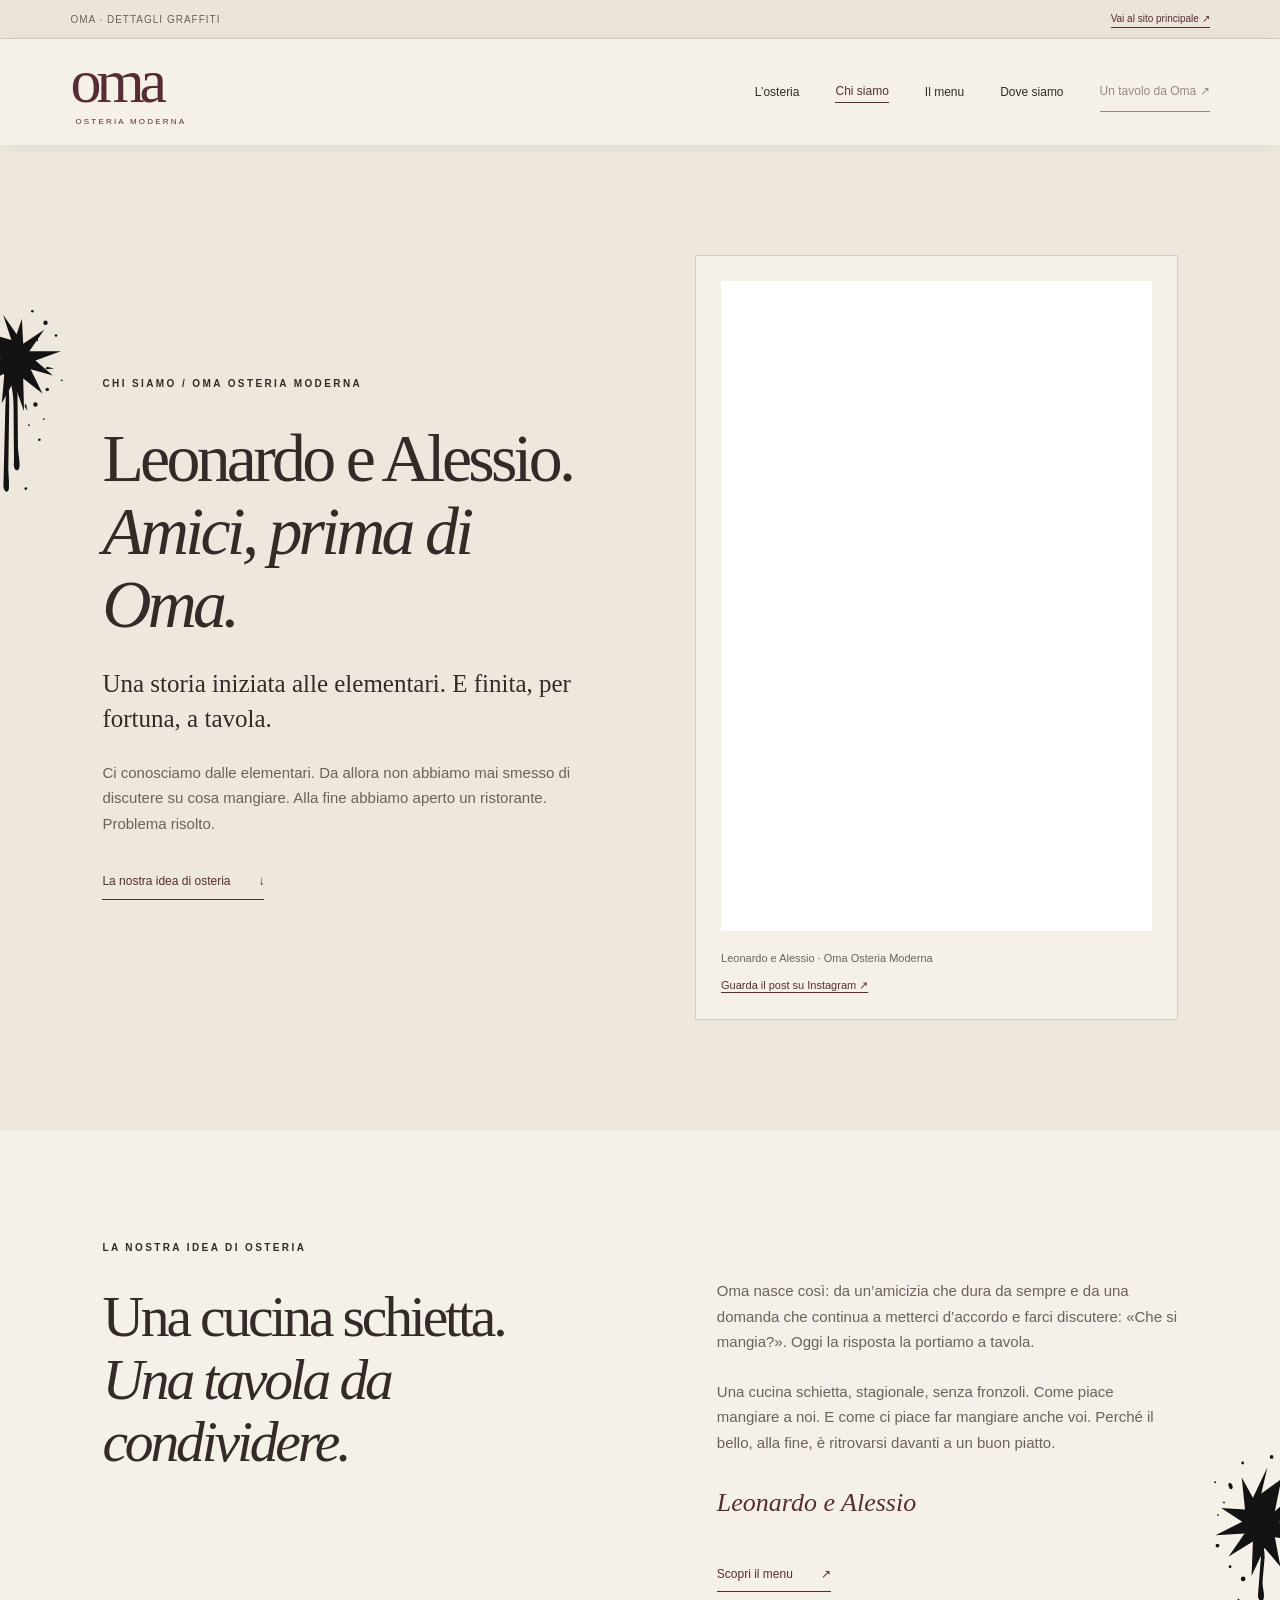
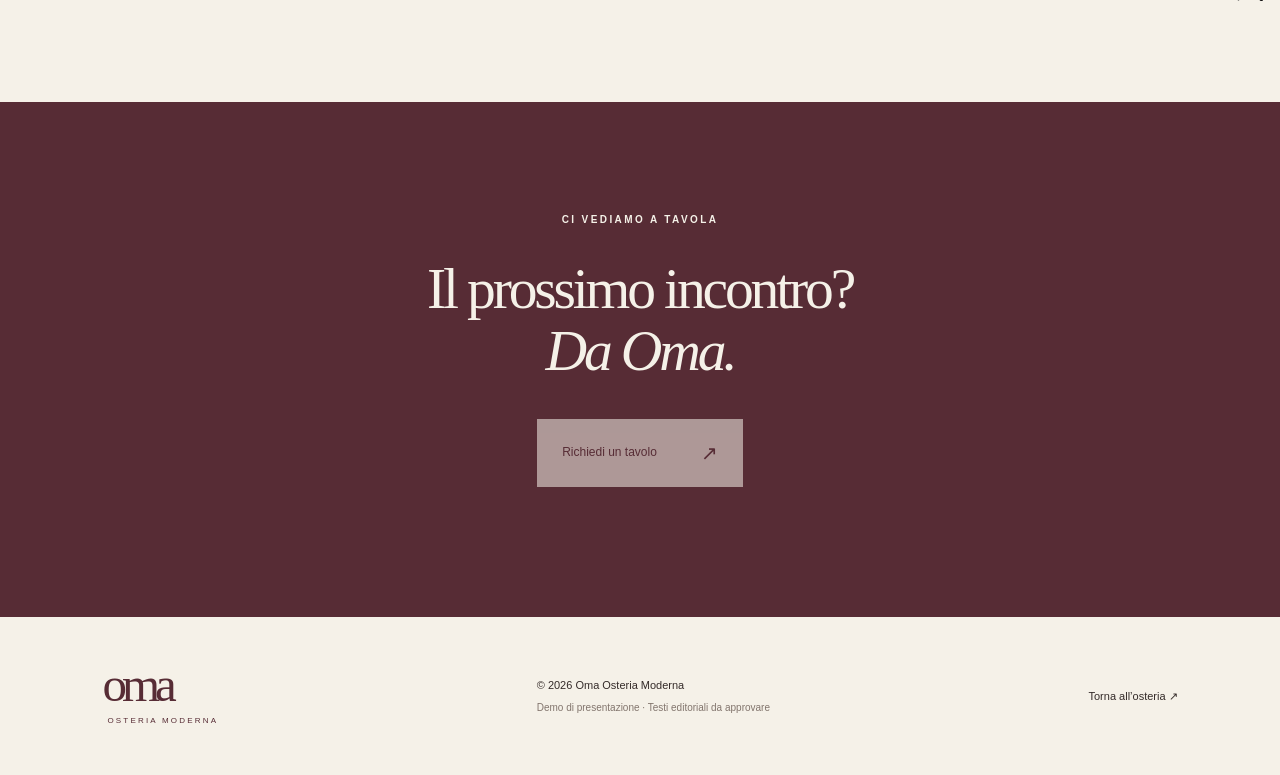
<file: chi-siamo-graffiti.html>
<!doctype html>
<html lang="it">
<head>
<meta charset="utf-8"><meta name="viewport" content="width=device-width, initial-scale=1">
<title>Anteprima graffiti · Leonardo e Alessio — Chi siamo | Oma Osteria Moderna</title>
<meta name="description" content="Leonardo e Alessio, i volti di Oma Osteria Moderna. Scopri il piacere di una tavola accogliente.">
<meta name="theme-color" content="#572c35"><link rel="icon" href="assets/favicon.svg" type="image/svg+xml">
<link rel="stylesheet" href="assets/style.css?v=sticky-header-1"><script src="assets/about.js?v=booking-off-1" defer></script>
<link rel="stylesheet" href="assets/graffiti-preview.css?v=1">
</head>
<body>
<aside class="preview-ribbon" aria-label="Confronto grafico"><span>OMA · DETTAGLI GRAFFITI</span><a href="chi-siamo.html">Vai al sito principale ↗</a></aside>
<a class="skip" href="#contenuto">Vai al contenuto</a>
<header class="header"><a class="brand" href="preview-graffiti.html" aria-label="Oma Osteria Moderna, homepage">oma<span>OSTERIA MODERNA</span></a><button class="nav-toggle" aria-label="Apri menu" aria-expanded="false" aria-controls="navigation"><span></span><span></span></button><nav id="navigation" aria-label="Navigazione principale"><a href="preview-graffiti.html#filosofia">L’osteria</a><a href="chi-siamo-graffiti.html" aria-current="page">Chi siamo</a><a href="preview-graffiti.html#menu">Il menu</a><a href="preview-graffiti.html#contatti">Dove siamo</a><button type="button" class="nav-contact" disabled title="Prenotazioni temporaneamente non attive">Un tavolo da Oma ↗</button></nav></header>
<main id="contenuto">
<section class="about-hero section" aria-labelledby="about-title"><div class="about-intro"><p class="eyebrow">CHI SIAMO / OMA OSTERIA MODERNA</p><h1 id="about-title"><span id="about-title-main">Leonardo e Alessio.</span><br><em id="about-title-emphasis">Amici, prima di Oma.</em></h1><p class="about-lead" id="about-lead">Una storia iniziata alle elementari. E finita, per fortuna, a tavola.</p><p id="about-intro">Ci conosciamo dalle elementari. Da allora non abbiamo mai smesso di discutere su cosa mangiare. Alla fine abbiamo aperto un ristorante. Problema risolto.</p><a class="text-link" href="#la-nostra-idea">La nostra idea di osteria <span>↓</span></a></div><figure class="about-portrait"><img id="about-photo" alt="Leonardo e Alessio di Oma Osteria Moderna" hidden><iframe id="about-instagram" title="Post Instagram di Oma dedicato a Leonardo e Alessio" src="https://www.instagram.com/p/DVnv2LVjXjc/embed/" loading="lazy" referrerpolicy="strict-origin-when-cross-origin"></iframe><figcaption><span>Leonardo e Alessio · Oma Osteria Moderna</span><a id="about-post-link" href="https://www.instagram.com/p/DVnv2LVjXjc/?img_index=2" target="_blank" rel="noopener noreferrer">Guarda il post su Instagram ↗</a></figcaption></figure></section>
<section class="about-story section" id="la-nostra-idea"><div><p class="eyebrow">LA NOSTRA IDEA DI OSTERIA</p><h2>Una cucina schietta.<br><em>Una tavola da condividere.</em></h2></div><div class="about-story-copy"><p id="about-story-main">Oma nasce così: da un’amicizia che dura da sempre e da una domanda che continua a metterci d’accordo e farci discutere: «Che si mangia?». Oggi la risposta la portiamo a tavola.</p><p id="about-story-extra">Una cucina schietta, stagionale, senza fronzoli. Come piace mangiare a noi. E come ci piace far mangiare anche voi. Perché il bello, alla fine, è ritrovarsi davanti a un buon piatto.</p><p class="about-signature" id="about-signature">Leonardo e Alessio</p><a class="text-link" href="preview-graffiti.html#menu">Scopri il menu <span>↗</span></a></div></section>
<section class="about-invite section"><p class="eyebrow">CI VEDIAMO A TAVOLA</p><h2>Il prossimo incontro?<br><em>Da Oma.</em></h2><button type="button" class="button light" disabled title="Prenotazioni temporaneamente non attive">Richiedi un tavolo <span>↗</span></button><p id="about-status" role="status" aria-live="polite"></p></section>
</main>
<footer><a class="brand" href="preview-graffiti.html">oma<span>OSTERIA MODERNA</span></a><div><p>© <span id="year"></span> Oma Osteria Moderna</p><p class="demo-note">Demo di presentazione · Testi editoriali da approvare</p></div><a href="preview-graffiti.html">Torna all’osteria ↗</a></footer>
</body></html>
</file>
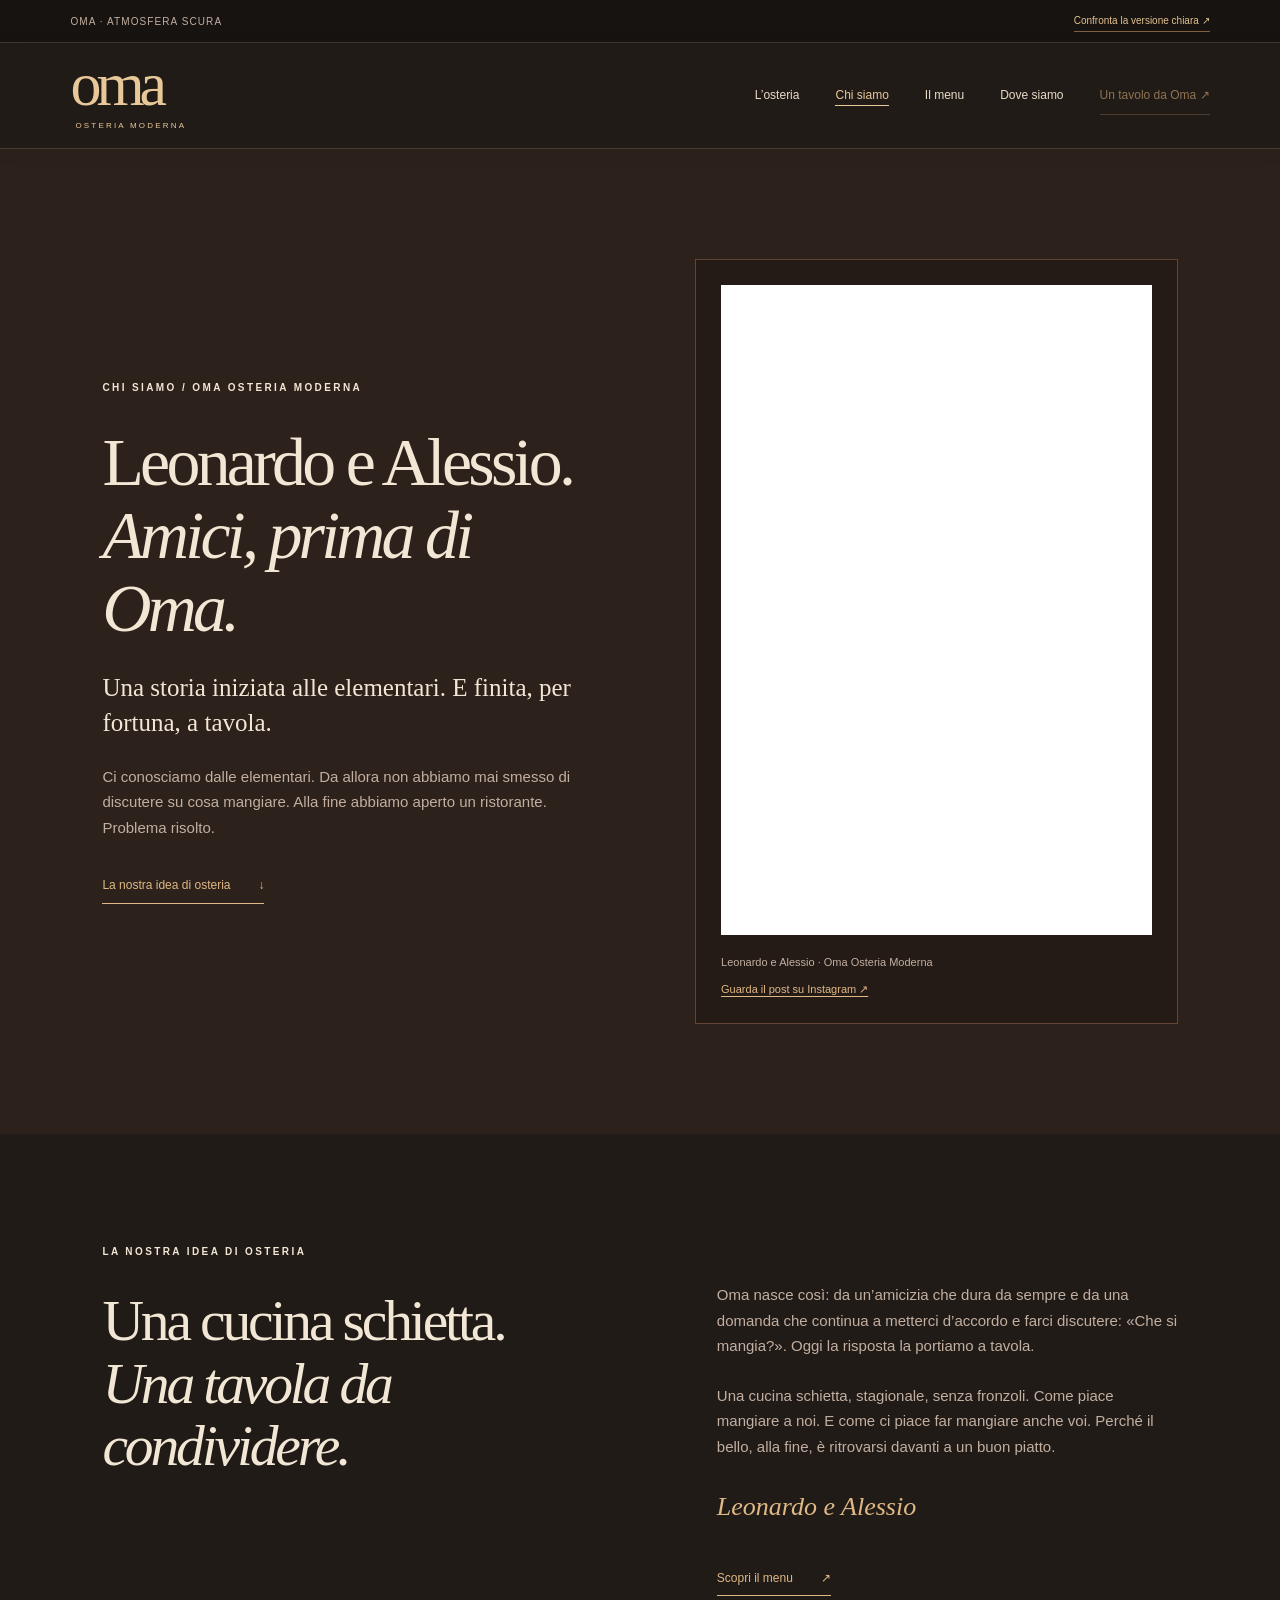
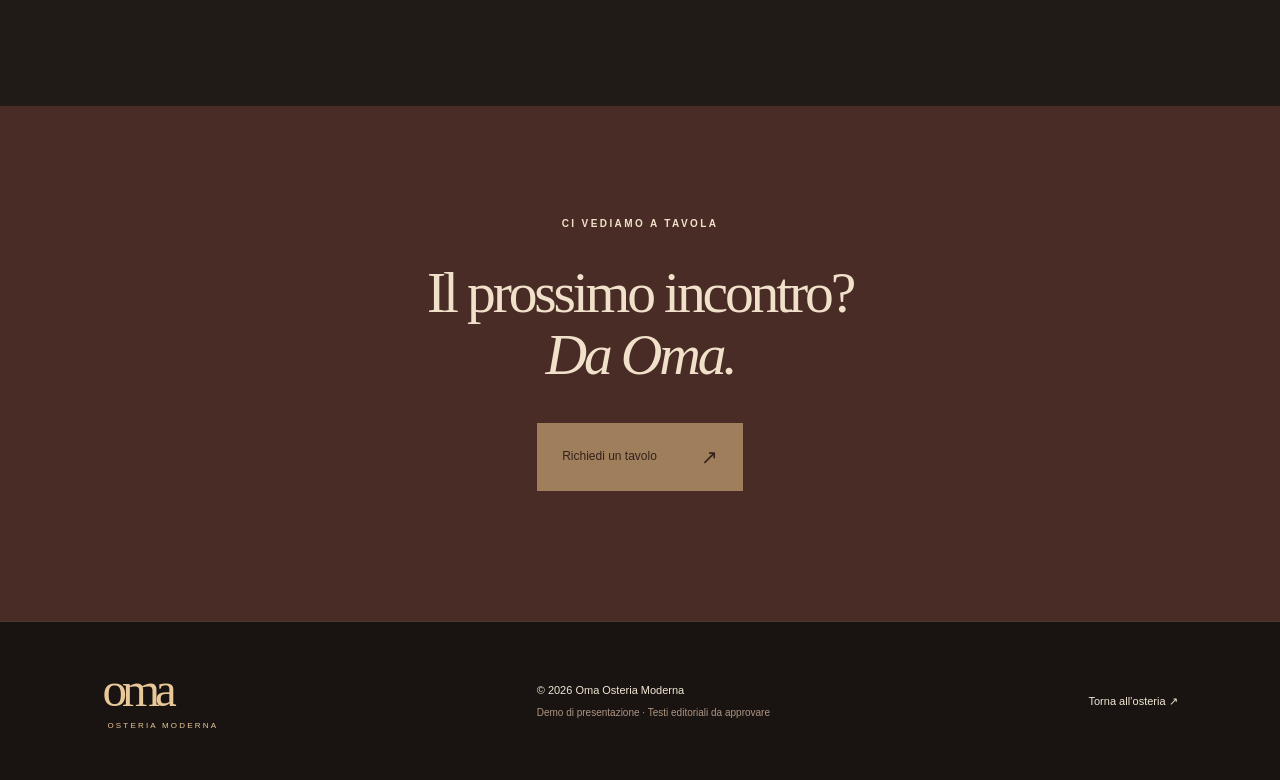
<file: chi-siamo-scura.html>
<!doctype html>
<html lang="it">
<head>
<meta charset="utf-8"><meta name="viewport" content="width=device-width, initial-scale=1">
<title>Anteprima scura · Leonardo e Alessio — Chi siamo | Oma Osteria Moderna</title>
<meta name="description" content="Leonardo e Alessio, i volti di Oma Osteria Moderna. Scopri il piacere di una tavola accogliente.">
<meta name="theme-color" content="#211b18"><link rel="icon" href="assets/favicon.svg" type="image/svg+xml">
<link rel="stylesheet" href="assets/style.css?v=sticky-header-1"><script src="assets/about.js?v=booking-off-1" defer></script>
<link rel="stylesheet" href="assets/dark-preview.css?v=1">
</head>
<body>
<aside class="preview-ribbon" aria-label="Confronto grafico"><span>OMA · ATMOSFERA SCURA</span><a href="chi-siamo.html">Confronta la versione chiara ↗</a></aside>
<a class="skip" href="#contenuto">Vai al contenuto</a>
<header class="header"><a class="brand" href="preview-scura.html" aria-label="Oma Osteria Moderna, homepage">oma<span>OSTERIA MODERNA</span></a><button class="nav-toggle" aria-label="Apri menu" aria-expanded="false" aria-controls="navigation"><span></span><span></span></button><nav id="navigation" aria-label="Navigazione principale"><a href="preview-scura.html#filosofia">L’osteria</a><a href="chi-siamo-scura.html" aria-current="page">Chi siamo</a><a href="preview-scura.html#menu">Il menu</a><a href="preview-scura.html#contatti">Dove siamo</a><button type="button" class="nav-contact" disabled title="Prenotazioni temporaneamente non attive">Un tavolo da Oma ↗</button></nav></header>
<main id="contenuto">
<section class="about-hero section" aria-labelledby="about-title"><div class="about-intro"><p class="eyebrow">CHI SIAMO / OMA OSTERIA MODERNA</p><h1 id="about-title"><span id="about-title-main">Leonardo e Alessio.</span><br><em id="about-title-emphasis">Amici, prima di Oma.</em></h1><p class="about-lead" id="about-lead">Una storia iniziata alle elementari. E finita, per fortuna, a tavola.</p><p id="about-intro">Ci conosciamo dalle elementari. Da allora non abbiamo mai smesso di discutere su cosa mangiare. Alla fine abbiamo aperto un ristorante. Problema risolto.</p><a class="text-link" href="#la-nostra-idea">La nostra idea di osteria <span>↓</span></a></div><figure class="about-portrait"><img id="about-photo" alt="Leonardo e Alessio di Oma Osteria Moderna" hidden><iframe id="about-instagram" title="Post Instagram di Oma dedicato a Leonardo e Alessio" src="https://www.instagram.com/p/DVnv2LVjXjc/embed/" loading="lazy" referrerpolicy="strict-origin-when-cross-origin"></iframe><figcaption><span>Leonardo e Alessio · Oma Osteria Moderna</span><a id="about-post-link" href="https://www.instagram.com/p/DVnv2LVjXjc/?img_index=2" target="_blank" rel="noopener noreferrer">Guarda il post su Instagram ↗</a></figcaption></figure></section>
<section class="about-story section" id="la-nostra-idea"><div><p class="eyebrow">LA NOSTRA IDEA DI OSTERIA</p><h2>Una cucina schietta.<br><em>Una tavola da condividere.</em></h2></div><div class="about-story-copy"><p id="about-story-main">Oma nasce così: da un’amicizia che dura da sempre e da una domanda che continua a metterci d’accordo e farci discutere: «Che si mangia?». Oggi la risposta la portiamo a tavola.</p><p id="about-story-extra">Una cucina schietta, stagionale, senza fronzoli. Come piace mangiare a noi. E come ci piace far mangiare anche voi. Perché il bello, alla fine, è ritrovarsi davanti a un buon piatto.</p><p class="about-signature" id="about-signature">Leonardo e Alessio</p><a class="text-link" href="preview-scura.html#menu">Scopri il menu <span>↗</span></a></div></section>
<section class="about-invite section"><p class="eyebrow">CI VEDIAMO A TAVOLA</p><h2>Il prossimo incontro?<br><em>Da Oma.</em></h2><button type="button" class="button light" disabled title="Prenotazioni temporaneamente non attive">Richiedi un tavolo <span>↗</span></button><p id="about-status" role="status" aria-live="polite"></p></section>
</main>
<footer><a class="brand" href="preview-scura.html">oma<span>OSTERIA MODERNA</span></a><div><p>© <span id="year"></span> Oma Osteria Moderna</p><p class="demo-note">Demo di presentazione · Testi editoriali da approvare</p></div><a href="preview-scura.html">Torna all’osteria ↗</a></footer>
</body></html>
</file>
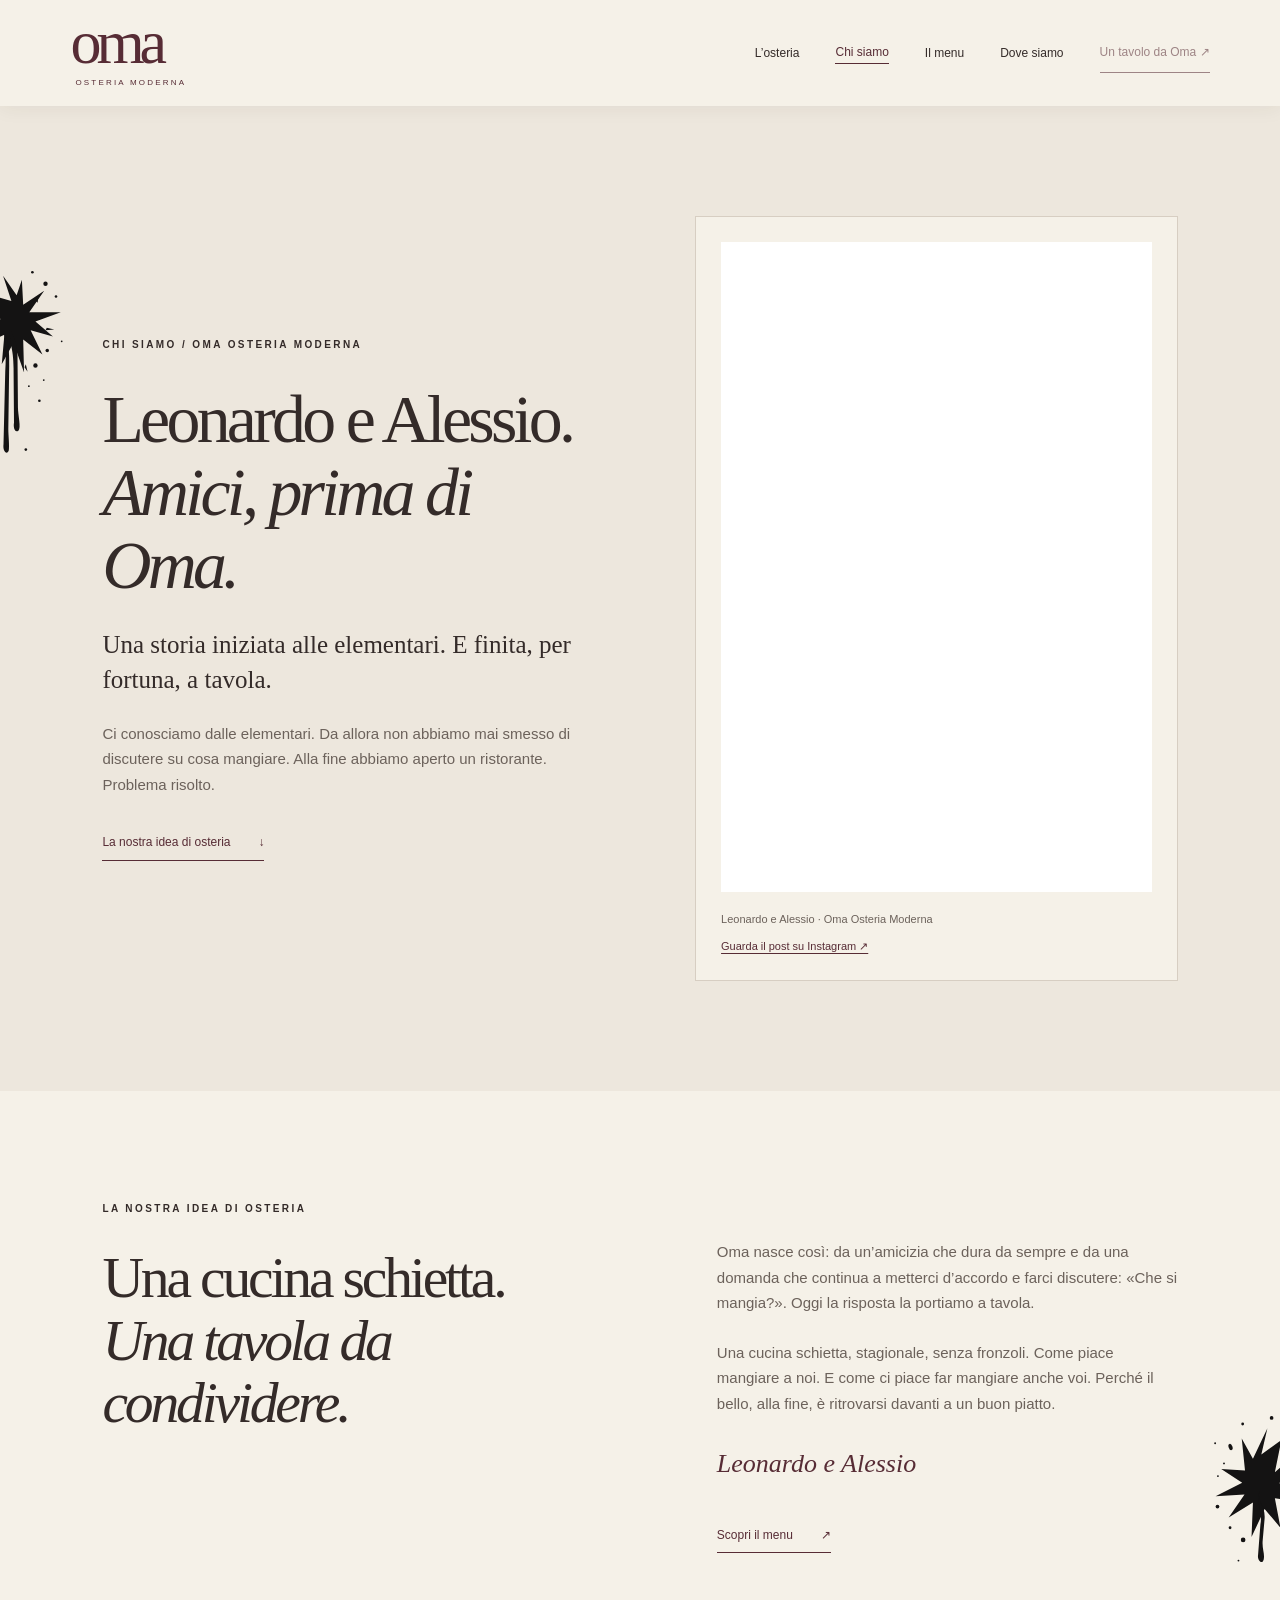
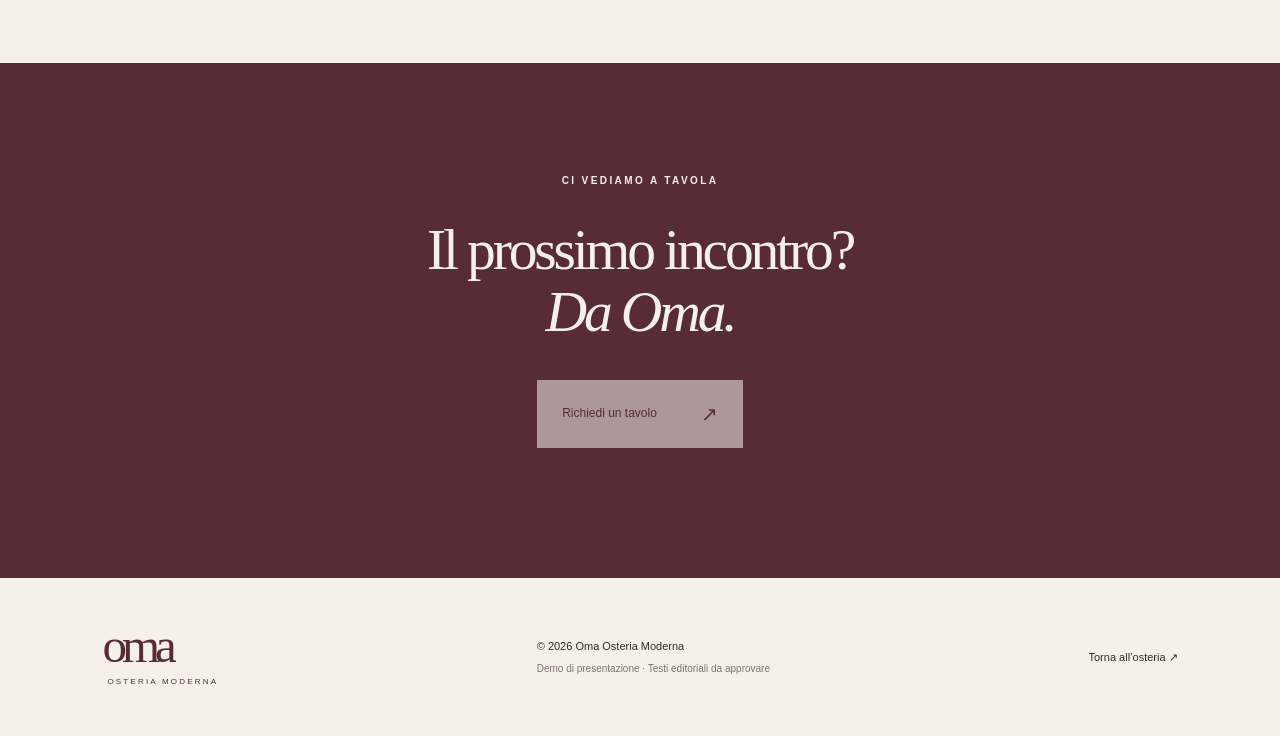
<file: chi-siamo.html>
<!doctype html>
<html lang="it">
<head>
<meta charset="utf-8"><meta name="viewport" content="width=device-width, initial-scale=1">
<title>Leonardo e Alessio — Chi siamo | Oma Osteria Moderna</title>
<meta name="description" content="Leonardo e Alessio, i volti di Oma Osteria Moderna. Scopri il piacere di una tavola accogliente.">
<meta name="theme-color" content="#572c35"><link rel="icon" href="assets/favicon.svg" type="image/svg+xml">
<link rel="stylesheet" href="assets/style.css?v=sticky-header-1"><script src="assets/about.js?v=booking-off-1" defer></script>
<link rel="stylesheet" href="assets/graffiti.css?v=live-1">
</head>
<body>
<a class="skip" href="#contenuto">Vai al contenuto</a>
<header class="header"><a class="brand" href="index.html" aria-label="Oma Osteria Moderna, homepage">oma<span>OSTERIA MODERNA</span></a><button class="nav-toggle" aria-label="Apri menu" aria-expanded="false" aria-controls="navigation"><span></span><span></span></button><nav id="navigation" aria-label="Navigazione principale"><a href="index.html#filosofia">L’osteria</a><a href="chi-siamo.html" aria-current="page">Chi siamo</a><a href="menu.html">Il menu</a><a href="index.html#contatti">Dove siamo</a><button type="button" class="nav-contact" disabled title="Prenotazioni temporaneamente non attive">Un tavolo da Oma ↗</button></nav></header>
<main id="contenuto">
<section class="about-hero section" aria-labelledby="about-title"><div class="about-intro"><p class="eyebrow">CHI SIAMO / OMA OSTERIA MODERNA</p><h1 id="about-title"><span id="about-title-main">Leonardo e Alessio.</span><br><em id="about-title-emphasis">Amici, prima di Oma.</em></h1><p class="about-lead" id="about-lead">Una storia iniziata alle elementari. E finita, per fortuna, a tavola.</p><p id="about-intro">Ci conosciamo dalle elementari. Da allora non abbiamo mai smesso di discutere su cosa mangiare. Alla fine abbiamo aperto un ristorante. Problema risolto.</p><a class="text-link" href="#la-nostra-idea">La nostra idea di osteria <span>↓</span></a></div><figure class="about-portrait"><img id="about-photo" alt="Leonardo e Alessio di Oma Osteria Moderna" hidden><iframe id="about-instagram" title="Post Instagram di Oma dedicato a Leonardo e Alessio" src="https://www.instagram.com/p/DVnv2LVjXjc/embed/" loading="lazy" referrerpolicy="strict-origin-when-cross-origin"></iframe><figcaption><span>Leonardo e Alessio · Oma Osteria Moderna</span><a id="about-post-link" href="https://www.instagram.com/p/DVnv2LVjXjc/?img_index=2" target="_blank" rel="noopener noreferrer">Guarda il post su Instagram ↗</a></figcaption></figure></section>
<section class="about-story section" id="la-nostra-idea"><div><p class="eyebrow">LA NOSTRA IDEA DI OSTERIA</p><h2>Una cucina schietta.<br><em>Una tavola da condividere.</em></h2></div><div class="about-story-copy"><p id="about-story-main">Oma nasce così: da un’amicizia che dura da sempre e da una domanda che continua a metterci d’accordo e farci discutere: «Che si mangia?». Oggi la risposta la portiamo a tavola.</p><p id="about-story-extra">Una cucina schietta, stagionale, senza fronzoli. Come piace mangiare a noi. E come ci piace far mangiare anche voi. Perché il bello, alla fine, è ritrovarsi davanti a un buon piatto.</p><p class="about-signature" id="about-signature">Leonardo e Alessio</p><a class="text-link" href="menu.html">Scopri il menu <span>↗</span></a></div></section>
<section class="about-invite section"><p class="eyebrow">CI VEDIAMO A TAVOLA</p><h2>Il prossimo incontro?<br><em>Da Oma.</em></h2><button type="button" class="button light" disabled title="Prenotazioni temporaneamente non attive">Richiedi un tavolo <span>↗</span></button><p id="about-status" role="status" aria-live="polite"></p></section>
</main>
<footer><a class="brand" href="index.html">oma<span>OSTERIA MODERNA</span></a><div><p>© <span id="year"></span> Oma Osteria Moderna</p><p class="demo-note">Demo di presentazione · Testi editoriali da approvare</p></div><a href="index.html">Torna all’osteria ↗</a></footer>
</body></html>
</file>
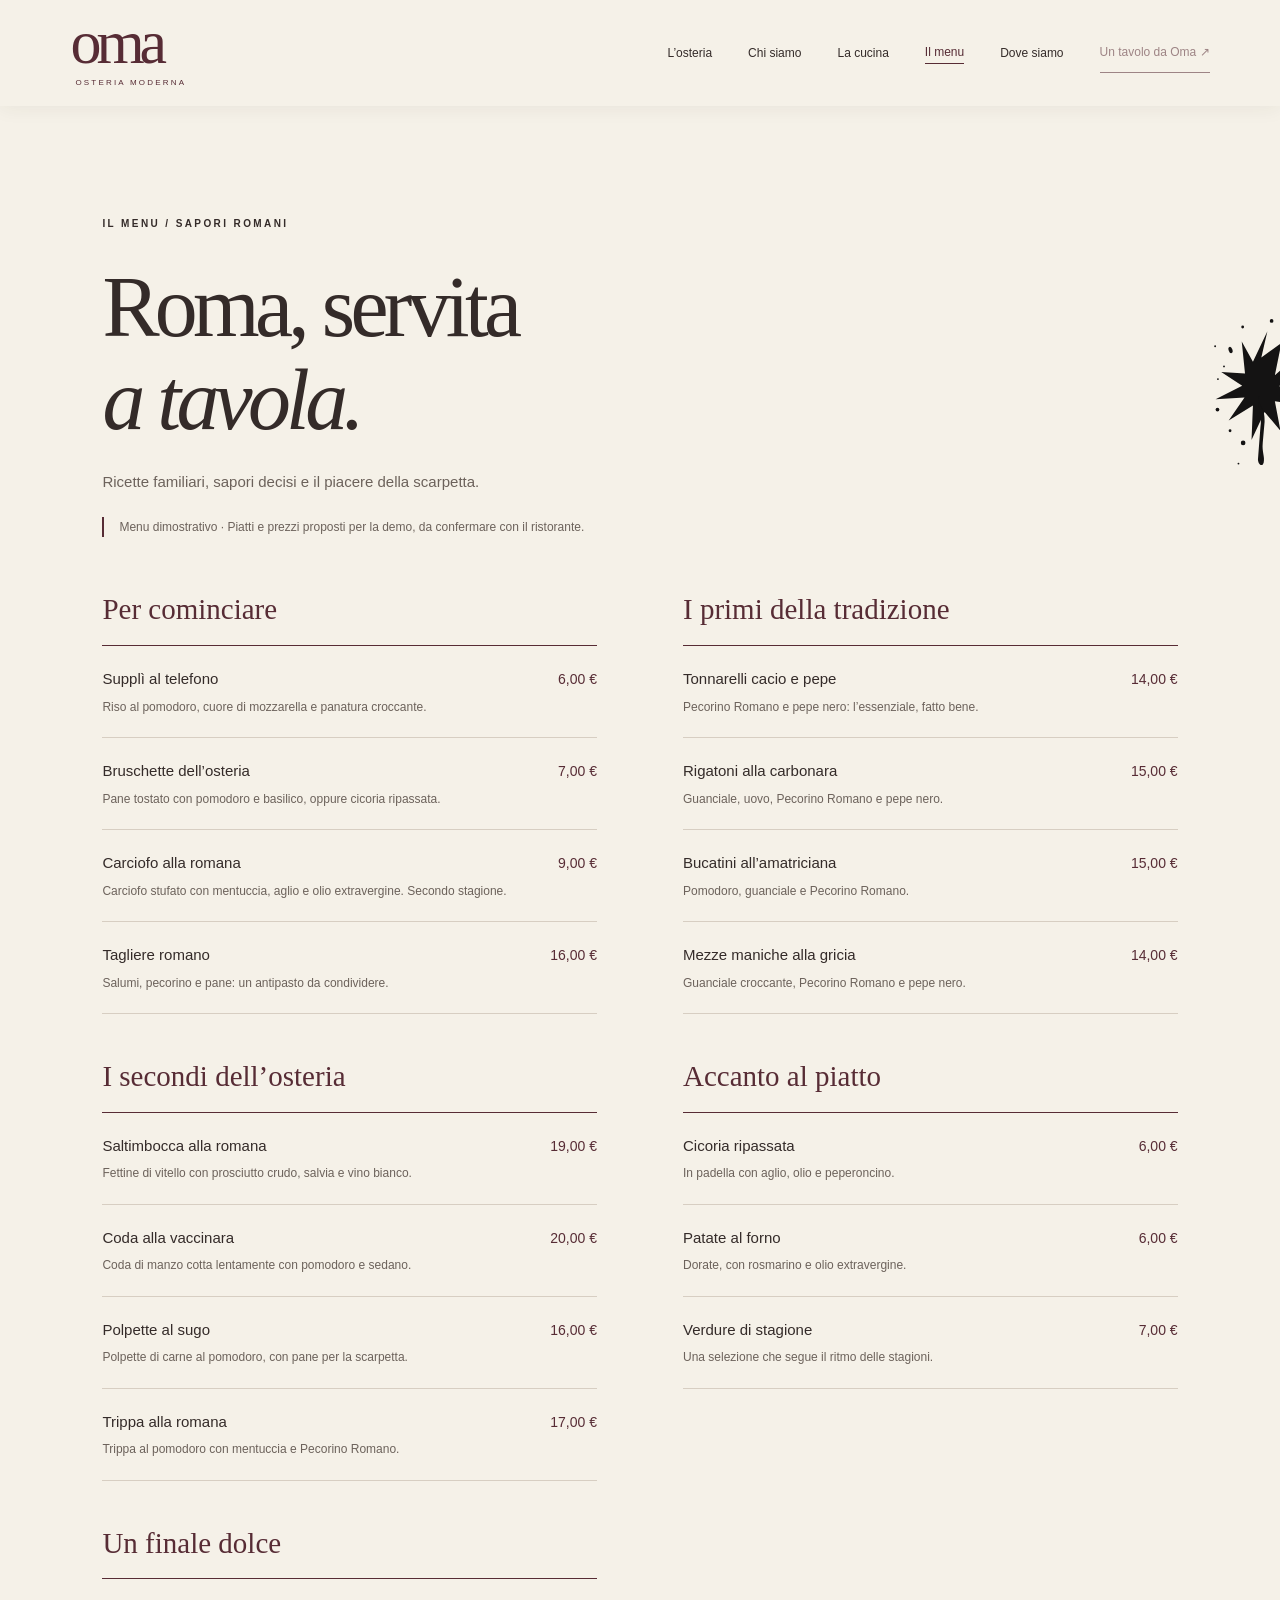
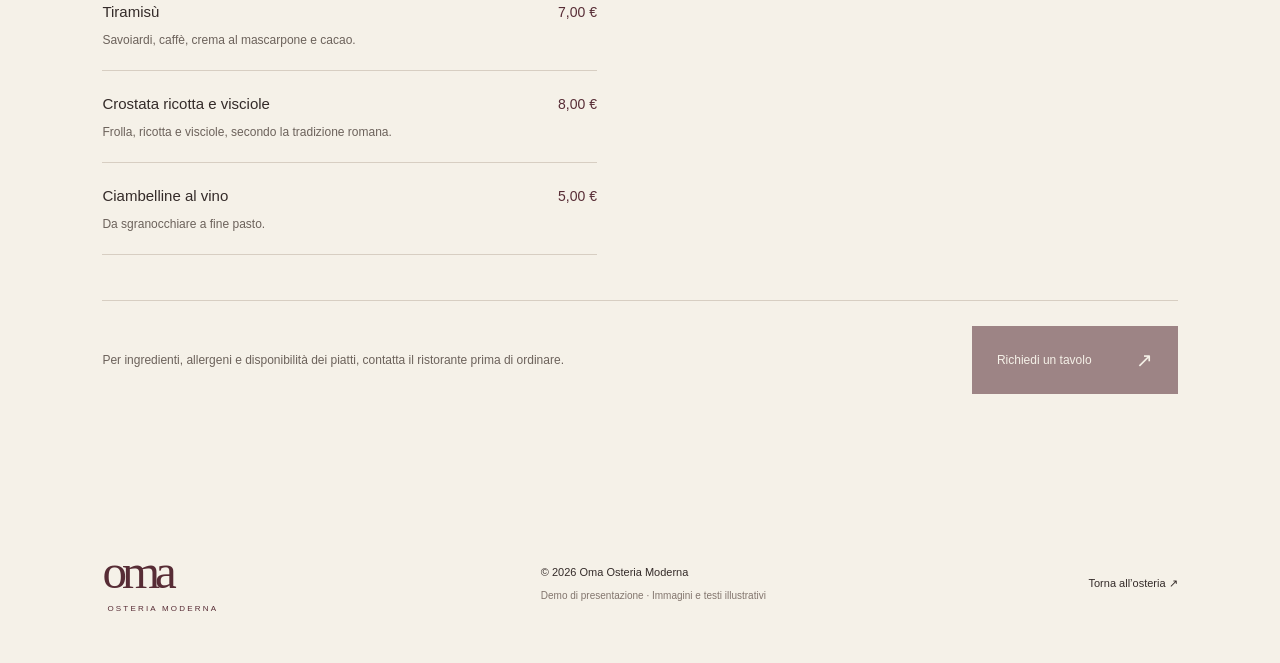
<file: menu.html>
<!doctype html><html lang="it"><head><meta charset="utf-8"><meta name="viewport" content="width=device-width, initial-scale=1"><title>Il menu — Oma Osteria Moderna</title><meta name="description" content="Il menu di Oma Osteria Moderna: antipasti, primi della tradizione romana, secondi, contorni e dolci."><meta name="theme-color" content="#572c35"><link rel="icon" href="assets/favicon.svg" type="image/svg+xml"><link rel="stylesheet" href="assets/style.css?v=sticky-header-1"><link rel="stylesheet" href="assets/graffiti.css?v=live-1"><script src="assets/main.js?v=menu-page-1" defer></script></head><body><a class="skip" href="#contenuto">Vai al contenuto</a><header class="header">
  <a href="index.html" class="brand" aria-label="Oma Osteria Moderna, homepage">oma<span>OSTERIA MODERNA</span></a>
  <button class="nav-toggle" aria-label="Apri menu" aria-expanded="false" aria-controls="navigation"><span></span><span></span></button>
  <nav id="navigation" aria-label="Navigazione principale"><a href="index.html#filosofia">L’osteria</a><a href="chi-siamo.html">Chi siamo</a><a href="index.html#cucina">La cucina</a><a href="menu.html" aria-current="page">Il menu</a><a href="index.html#contatti">Dove siamo</a><button type="button" class="nav-contact" disabled title="Prenotazioni temporaneamente non attive">Un tavolo da Oma ↗</button></nav>
</header><main id="contenuto"><section class="roman-menu section" id="menu" aria-labelledby="menu-title"><div class="menu-heading"><p class="eyebrow">IL MENU / SAPORI ROMANI</p><h1 id="menu-title">Roma, servita<br><em>a tavola.</em></h1><p>Ricette familiari, sapori decisi e il piacere della scarpetta.</p><p class="menu-demo" id="menu-note">Menu dimostrativo · Piatti e prezzi proposti per la demo, da confermare con il ristorante.</p></div><p id="menu-status" role="status" hidden></p><div class="menu-grid" id="menu-grid">
<div class="menu-category"><h3>Per cominciare</h3><ul>
<li><div class="dish-heading"><h4>Supplì al telefono</h4><span class="dish-price">€ 6</span></div><p>Riso al pomodoro, cuore di mozzarella e panatura croccante.</p></li>
<li><div class="dish-heading"><h4>Bruschette dell’osteria</h4><span class="dish-price">€ 7</span></div><p>Pane tostato con pomodoro e basilico, oppure cicoria ripassata.</p></li>
<li><div class="dish-heading"><h4>Carciofo alla romana</h4><span class="dish-price">€ 9</span></div><p>Carciofo stufato con mentuccia, aglio e olio extravergine. Secondo stagione.</p></li>
<li><div class="dish-heading"><h4>Tagliere romano</h4><span class="dish-price">€ 16</span></div><p>Salumi, pecorino e pane: un antipasto da condividere.</p></li>
</ul></div>
<div class="menu-category"><h3>I primi della tradizione</h3><ul>
<li><div class="dish-heading"><h4>Tonnarelli cacio e pepe</h4><span class="dish-price">€ 14</span></div><p>Pecorino Romano e pepe nero: l’essenziale, fatto bene.</p></li>
<li><div class="dish-heading"><h4>Rigatoni alla carbonara</h4><span class="dish-price">€ 15</span></div><p>Guanciale, uovo, Pecorino Romano e pepe nero.</p></li>
<li><div class="dish-heading"><h4>Bucatini all’amatriciana</h4><span class="dish-price">€ 15</span></div><p>Pomodoro, guanciale e Pecorino Romano.</p></li>
<li><div class="dish-heading"><h4>Mezze maniche alla gricia</h4><span class="dish-price">€ 14</span></div><p>Guanciale croccante, Pecorino Romano e pepe nero.</p></li>
</ul></div>
<div class="menu-category"><h3>I secondi dell’osteria</h3><ul>
<li><div class="dish-heading"><h4>Saltimbocca alla romana</h4><span class="dish-price">€ 19</span></div><p>Fettine di vitello con prosciutto crudo, salvia e vino bianco.</p></li>
<li><div class="dish-heading"><h4>Coda alla vaccinara</h4><span class="dish-price">€ 20</span></div><p>Coda di manzo cotta lentamente con pomodoro e sedano.</p></li>
<li><div class="dish-heading"><h4>Polpette al sugo</h4><span class="dish-price">€ 16</span></div><p>Polpette di carne al pomodoro, con pane per la scarpetta.</p></li>
<li><div class="dish-heading"><h4>Trippa alla romana</h4><span class="dish-price">€ 17</span></div><p>Trippa al pomodoro con mentuccia e Pecorino Romano.</p></li>
</ul></div>
<div class="menu-category"><h3>Accanto al piatto</h3><ul>
<li><div class="dish-heading"><h4>Cicoria ripassata</h4><span class="dish-price">€ 6</span></div><p>In padella con aglio, olio e peperoncino.</p></li>
<li><div class="dish-heading"><h4>Patate al forno</h4><span class="dish-price">€ 6</span></div><p>Dorate, con rosmarino e olio extravergine.</p></li>
<li><div class="dish-heading"><h4>Verdure di stagione</h4><span class="dish-price">€ 7</span></div><p>Una selezione che segue il ritmo delle stagioni.</p></li>
</ul></div>
<div class="menu-category"><h3>Un finale dolce</h3><ul>
<li><div class="dish-heading"><h4>Tiramisù</h4><span class="dish-price">€ 7</span></div><p>Savoiardi, caffè, crema al mascarpone e cacao.</p></li>
<li><div class="dish-heading"><h4>Crostata ricotta e visciole</h4><span class="dish-price">€ 8</span></div><p>Frolla, ricotta e visciole, secondo la tradizione romana.</p></li>
<li><div class="dish-heading"><h4>Ciambelline al vino</h4><span class="dish-price">€ 5</span></div><p>Da sgranocchiare a fine pasto.</p></li>
</ul></div>
</div><div class="menu-bottom"><p>Per ingredienti, allergeni e disponibilità dei piatti, contatta il ristorante prima di ordinare.</p><button type="button" class="button dark" disabled title="Prenotazioni temporaneamente non attive">Richiedi un tavolo <span>↗</span></button></div></section></main><footer><a class="brand" href="index.html">oma<span>OSTERIA MODERNA</span></a><div><p>© <span id="year"></span> Oma Osteria Moderna</p><p class="demo-note">Demo di presentazione · Immagini e testi illustrativi</p></div><a href="index.html">Torna all’osteria ↗</a></footer></body></html>
</file>
<file: assets/style.css>
:root{--paper:#f5f1e8;--ink:#342b29;--wine:#572c35;--line:#d7cec2}*{box-sizing:border-box}html{scroll-behavior:smooth;scroll-padding-top:110px}body{margin:0;background:var(--paper);color:var(--ink);font:15px/1.7 Arial,Helvetica,sans-serif}a{color:inherit;text-decoration:none}button{font:inherit}img{display:block;width:100%;height:100%;object-fit:cover}h1,h2,h3,p,figure{margin:0}h1,h2,.quote{font-family:Georgia,'Times New Roman',serif;font-weight:400;letter-spacing:-.055em;line-height:1.08}h1{font-size:clamp(52px,6.7vw,108px)}h2{font-size:clamp(40px,4.5vw,70px)}em{font-weight:400}a:focus-visible,button:focus-visible{outline:3px solid #ba855c;outline-offset:6px}[hidden]{display:none!important}.skip{position:fixed;top:-100px;left:20px;padding:12px;background:white;z-index:20}.skip:focus{top:10px}.header{height:106px;display:flex;justify-content:space-between;align-items:center;padding:0 5.5%;background:var(--paper);position:relative;z-index:5}.brand{font-family:Georgia,serif;font-size:62px;line-height:.75;letter-spacing:-5px;color:var(--wine)}.brand span{display:block;font:8px/1 Arial,sans-serif;letter-spacing:2.2px;margin-top:14px;margin-left:5px}.header nav{display:flex;align-items:center;gap:36px;font-size:12px}.nav-contact{border-bottom:1px solid var(--wine);padding:9px 0;color:var(--wine)}.nav-toggle{display:none}.hero{height:calc(100svh - 106px);min-height:600px;max-height:980px;position:relative;color:var(--paper);background:#47372c}.hero-photo,.hero-shade{position:absolute;inset:0}.hero-shade{background:linear-gradient(90deg,rgba(20,16,13,.66),rgba(20,16,13,.15)),linear-gradient(0deg,rgba(20,16,13,.45),transparent 30%)}.hero-content{position:relative;padding:95px 8% 100px}.eyebrow{font-size:10px;font-weight:600;letter-spacing:2.4px;line-height:1.6;margin-bottom:30px}.hero-content>p:not(.eyebrow){margin:25px 0 30px;line-height:1.7;font-size:16px}.button{display:inline-flex;align-items:center;justify-content:space-between;gap:44px;font-size:12px;padding:17px 25px;transition:background .2s,color .2s}.button.light{background:var(--paper);color:var(--wine)}.button.light:hover{background:#e3d6c4}.button.dark{background:var(--wine);color:var(--paper)}.button.dark:hover{background:#713d49}.button span{font-size:20px}.hero-bottom{position:absolute;left:8%;right:8%;bottom:30px;display:flex;justify-content:space-between;align-items:center;font-size:10px;letter-spacing:1.5px}.hero-bottom a{font-size:12px;letter-spacing:0}.hero-bottom a span{margin-left:32px}.section{padding:110px 8%}.intro{display:grid;grid-template-columns:1.1fr 1fr;gap:12%}.intro-copy{padding-top:44px;max-width:480px}.intro-copy p{margin-bottom:20px;color:#6c625b}.intro-copy .lead{font-family:Georgia,serif;font-size:25px;line-height:1.35;color:var(--ink)}.text-link{display:inline-flex;gap:28px;border-bottom:1px solid currentColor;padding:10px 0 7px;font-size:12px;color:var(--wine);margin-top:8px}.food-section{display:grid;grid-template-columns:1fr 1fr;background:#e9e2d6}.food-photo{position:relative;min-height:730px}.photo-note{position:absolute;bottom:25px;left:30px;color:white;font-size:9px;letter-spacing:1.5px;text-shadow:0 1px 6px black}.food-copy{padding:80px 15%}.food-copy>p:not(.eyebrow){margin:28px 0 32px;color:#6c625b;max-width:420px}.food-detail{display:flex;gap:25px;border-top:1px solid #cfc4b6;padding:19px 0}.food-detail>span{font-size:10px;color:#8b796c;padding-top:5px}.food-detail h3{font:20px Georgia,serif;margin-bottom:5px}.food-detail p{font-size:12px;color:#6c625b}.statement{background:var(--wine);color:var(--paper);text-align:center;padding:90px 20px}.statement .eyebrow{color:#d1b7ad}.quote{font-size:clamp(38px,5vw,74px)}.ornament{display:block;font-size:45px;margin-top:35px;color:#d1b7ad}.gallery{display:grid;grid-template-columns:.95fr 1.25fr 1fr;align-items:start;gap:36px}.gallery-heading{padding-top:50px}.gallery-heading h2{font-size:clamp(35px,3.5vw,55px)}.gallery-heading>p:last-child{margin-top:25px;font-size:13px;color:#6c625b}.gallery-tall img{height:500px}.gallery-small{margin-top:160px}.gallery-small img{height:320px}.gallery figcaption{font-size:10px;color:#766c62;margin-top:13px}.contact{background:#ebe4d9;display:grid;grid-template-columns:1.5fr 1fr;gap:15%}.contact>div>p:not(.eyebrow){margin:28px 0;color:#6c625b}.contact-status{font-size:12px!important;max-width:410px}.contact-details{padding-top:40px}.contact-details>div{padding:20px 0;border-bottom:1px solid #cfc4b6}.contact-details h3{font-size:10px;text-transform:uppercase;letter-spacing:1.8px;margin-bottom:10px}.contact-details p{color:#6c625b;font-size:13px;white-space:pre-line}footer{padding:50px 8%;display:flex;justify-content:space-between;align-items:center;gap:25px}footer .brand{font-size:49px}footer p,footer>a:last-child{font-size:11px}.demo-note{font-size:10px;color:#82756d;margin-top:5px}@media(min-width:1500px){.hero-content{padding-top:130px}}@media(max-width:1000px){.header nav{gap:22px}.hero-content{padding-top:100px}.intro{gap:7%}.food-copy{padding:65px 10%}.gallery{gap:22px}.gallery-tall img{height:410px}.gallery-small img{height:270px}.contact{gap:8%}}@media(max-width:720px){html{scroll-padding-top:20px}.header{height:86px;padding:0 6%}.brand{font-size:52px}.brand span{font-size:7px;letter-spacing:1.7px}.nav-toggle{display:block;background:none;border:0;padding:14px 5px;width:38px}.nav-toggle span{display:block;height:1px;background:var(--wine);margin:7px 0}.header nav{display:none;position:absolute;top:86px;left:0;right:0;background:var(--paper);padding:25px 6%;box-shadow:0 10px 15px #0001}.header nav.open{display:flex;flex-direction:column;align-items:start;gap:18px}.hero{height:calc(100svh - 86px);min-height:570px;max-height:800px}.hero-photo{object-position:60%}.hero-shade{background:linear-gradient(90deg,#14100dc4,#14100d35)}.hero-content{padding:100px 7% 90px}.hero h1{font-size:clamp(49px,9.3vw,70px)}.hero-bottom{left:7%;right:7%;bottom:24px}.hero-bottom>span{font-size:8px;letter-spacing:.7px;max-width:150px}.hero-bottom a span{margin-left:12px}.section{padding:65px 7%}.intro{grid-template-columns:1fr;gap:0}.intro-copy{padding-top:30px}.eyebrow{margin-bottom:22px}.food-section{grid-template-columns:1fr}.food-photo{min-height:0;height:420px}.food-copy{padding:55px 7%}.food-copy>p:not(.eyebrow){max-width:none}.statement{padding:65px 7%}.statement .eyebrow{font-size:8px}.gallery{grid-template-columns:1fr 1fr;gap:22px}.gallery-heading{grid-column:1/-1;padding:0 0 15px}.gallery-heading h2{font-size:45px}.gallery-tall img{height:310px}.gallery-small{margin-top:55px}.gallery-small img{height:235px}.contact{grid-template-columns:1fr;gap:0}.contact-details{padding-top:15px}footer{padding:40px 7%;flex-wrap:wrap}footer>div{width:100%;order:3}footer .brand{font-size:48px}}@media(prefers-reduced-motion:reduce){html{scroll-behavior:auto}*{transition:none!important}}

/* Menu dell’osteria */
.roman-menu{background:var(--paper)}.menu-heading{max-width:670px;margin-bottom:55px}.menu-heading>p:not(.eyebrow){margin-top:22px;color:#6c625b}.menu-heading .menu-demo{font-size:12px;border-left:2px solid var(--wine);padding-left:15px}.menu-grid{display:grid;grid-template-columns:1fr 1fr;column-gap:8%;row-gap:45px}.menu-category h3{font:29px/1.2 Georgia,serif;color:var(--wine);padding-bottom:18px;border-bottom:1px solid var(--wine)}.menu-category ul{list-style:none;padding:0;margin:0}.menu-category li{padding:20px 0;border-bottom:1px solid var(--line)}.dish-heading{display:flex;justify-content:space-between;align-items:baseline;gap:18px}.dish-heading h4{margin:0;font-size:15px;font-weight:500}.dish-price{white-space:nowrap;font-size:14px;color:var(--wine)}.menu-category li p{margin-top:6px;font-size:12px;line-height:1.6;color:#6c625b}.menu-bottom{margin-top:45px;padding-top:25px;border-top:1px solid var(--line);display:flex;justify-content:space-between;gap:35px;align-items:center}.menu-bottom p{font-size:12px;color:#6c625b;max-width:470px}.menu-bottom .button{flex-shrink:0}@media(max-width:720px){.menu-heading{margin-bottom:35px}.menu-grid{grid-template-columns:1fr;row-gap:35px}.menu-bottom{align-items:flex-start;flex-direction:column;gap:22px}}
#hero-description{white-space:pre-line}#menu-status{font-size:13px;color:var(--wine);border-left:2px solid currentColor;padding:12px 16px;margin-bottom:28px}

/* Anteprime e contatti: stessa palette e tipografia delle sezioni editoriali. */
.social-previews{background:#ede7dd}
.social-heading{margin-bottom:60px;max-width:850px}
.social-grid{display:grid;grid-template-columns:minmax(0,1fr) minmax(0,1fr);gap:32px;align-items:stretch}
.instagram-card,.reviews-card{display:flex;flex-direction:column;min-width:0;margin:0;padding:clamp(30px,3.5vw,56px);background:var(--paper);border:1px solid var(--line)}
.instagram-card .eyebrow,.reviews-card .eyebrow{margin-bottom:22px;color:var(--wine)}
.instagram-card h3,.reviews-card h3{font:clamp(32px,3.1vw,48px)/1.12 Georgia,serif;letter-spacing:-1.5px;margin-bottom:30px;color:var(--ink)}
.card-intro{font-size:14px;line-height:1.8;color:#6c625b;margin:-10px 0 30px}
#instagram-previews{flex:1;display:flex;flex-direction:column;gap:24px;min-width:0}
.instagram-frame{display:block;flex:1;width:100%;height:720px;min-height:640px;min-width:0;border:1px solid var(--line);background:white}
.embed-help,.reviews-empty{font-size:12px;line-height:1.8;color:#6c625b;margin:22px 0 8px}
.instagram-card>.text-link,.reviews-card>.text-link{display:flex;align-items:center;justify-content:space-between;width:100%;gap:20px;padding:19px 0 12px;margin-top:20px;font-size:12px}
.reviews-card>.text-link{margin-top:auto;padding-top:32px}
#review-previews{margin-bottom:24px}
.review-preview{padding:20px 0;border-bottom:1px solid var(--line)}
.review-preview:first-child{padding-top:0}
.review-stars{color:var(--wine);font-size:17px;letter-spacing:2px;margin-bottom:12px}
.review-preview blockquote{margin:0;font:17px/1.65 Georgia,serif;white-space:pre-line;overflow-wrap:anywhere;color:var(--ink)}
.review-preview figcaption{display:flex;justify-content:space-between;align-items:baseline;gap:16px;margin-top:15px;font-size:11px}
.review-preview figcaption strong{font-weight:500}
.review-preview figcaption span{color:#6c625b}
.review-preview figcaption a{color:var(--wine);text-decoration:underline;text-underline-offset:4px}
.review-excerpt{font-size:9px;text-transform:uppercase;letter-spacing:1.5px;color:#766c62;margin-bottom:12px}
.contact{grid-template-columns:minmax(0,1.25fr) minmax(0,1fr);column-gap:12%;row-gap:65px}
.contact-details{padding-top:28px}
.contact-details>div{padding:26px 0}
.contact-details p{font-size:14px}
.location-card{grid-column:1/-1;min-width:0;border:1px solid var(--line);background:var(--paper);padding:clamp(28px,3.5vw,52px)}
.location-heading{display:flex;justify-content:space-between;align-items:flex-end;gap:32px;margin-bottom:32px}
.location-heading .eyebrow{margin-bottom:18px;color:var(--wine)}
.location-heading h3{font:clamp(34px,3.5vw,54px)/1.12 Georgia,serif;letter-spacing:-1.5px;margin-bottom:16px}
.location-heading #address{font-size:14px;color:#6c625b;white-space:pre-line}
.location-heading .text-link{flex-shrink:0;margin-bottom:3px}
.map-preview{border:1px solid var(--line);background:#e9e2d6}
.map-preview iframe{display:block;width:100%;height:480px;border:0}
@media(max-width:1000px){
 .social-grid{grid-template-columns:1fr;gap:32px}
 .instagram-card,.reviews-card{padding:40px}
 .instagram-frame{height:720px;min-height:640px;flex:none}
 .instagram-card h3,.reviews-card h3{font-size:42px}
 .review-preview blockquote{font-size:17px}
 .contact{column-gap:8%}
 .location-heading{align-items:flex-start;flex-direction:column;gap:12px}
}
@media(max-width:720px){
 .social-heading{margin-bottom:36px}
 .social-grid{gap:24px}
 .instagram-card,.reviews-card,.location-card{padding:25px}
 .instagram-card h3,.reviews-card h3{font-size:34px;letter-spacing:-1px;margin-bottom:25px}
 .instagram-frame{height:620px;min-height:0}
 .review-preview{padding:20px 0}
 .review-preview blockquote{font-size:17px;line-height:1.65}
 .review-preview figcaption{flex-wrap:wrap;gap:10px;font-size:11px}
 .contact{grid-template-columns:minmax(0,1fr);row-gap:35px}
 .contact-details{padding-top:0}
 .location-heading{margin-bottom:25px}
 .location-heading h3{font-size:36px;letter-spacing:-1px}
 .location-heading .text-link{width:100%;justify-content:space-between;font-size:11px}
 .map-preview iframe{height:360px}
}

/* Recensioni compatte, con gli stessi allineamenti del riquadro Instagram. */
.review-full{margin-top:14px;font:12px/1.7 Arial,Helvetica,sans-serif}
.review-full summary{color:var(--wine);cursor:pointer;text-decoration:underline;text-underline-offset:4px;width:fit-content}
.review-full>p{margin-top:14px;font:17px/1.65 Georgia,serif;white-space:pre-line}
/* Altezza condivisa anche quando i riquadri sono impilati su mobile. */
.social-grid{--preview-height:900px}
.social-grid>.instagram-card,.social-grid>.reviews-card{height:var(--preview-height);min-height:0;overflow:hidden}
.instagram-card>.eyebrow,.instagram-card>h3,.instagram-card>.card-intro,.instagram-card>.embed-help,.instagram-card>.text-link,.reviews-card>.eyebrow,.reviews-card>h3,.reviews-card>.text-link{flex-shrink:0}
#instagram-previews{flex:1;min-height:0;overflow-y:auto}
.social-grid .instagram-frame{flex:1 0 0;width:100%;height:100%;min-height:0;margin:0}
#review-previews{flex:1;min-height:0;overflow-y:auto;scrollbar-width:thin;scrollbar-color:var(--line) transparent;padding-right:12px;overscroll-behavior:contain}
.reviews-card>.text-link{margin-top:0;flex-shrink:0}
@media(max-width:720px){.social-grid{--preview-height:940px}}

/* Instagram autonomo; mappa e recensioni affiancate nella sezione contatti. */
.instagram-section-grid{max-width:850px;margin:0 auto}
.instagram-section-grid>.instagram-card{height:900px;min-height:0;overflow:hidden}
.instagram-section-grid .instagram-frame{flex:1 0 0;height:100%;min-height:0;margin:0}
.visit-grid{grid-column:1/-1;display:grid;grid-template-columns:minmax(0,1fr) minmax(0,1fr);gap:32px;align-items:stretch}
.visit-grid>.location-card,.visit-grid>.reviews-card{grid-column:auto;height:820px;min-height:0;min-width:0;overflow:hidden;padding:clamp(28px,3.2vw,46px)}
.visit-grid>.location-card{display:flex;flex-direction:column}
.visit-grid .location-heading{flex-direction:column;align-items:flex-start;gap:12px;flex-shrink:0}
.visit-grid .location-heading h3,.visit-grid .reviews-card h3{font-size:clamp(32px,3vw,44px)}
.visit-grid .map-preview{flex:1;min-height:0}
.visit-grid .map-preview iframe{height:100%;min-height:0}
@media(max-width:1000px){.visit-grid{grid-template-columns:1fr}.visit-grid>.location-card,.visit-grid>.reviews-card{height:760px}}
@media(max-width:720px){.instagram-section-grid>.instagram-card{height:900px}.visit-grid{gap:24px}.visit-grid>.location-card,.visit-grid>.reviews-card{height:760px;padding:25px}}

/* Chi siamo */
.header a[aria-current="page"]{color:var(--wine);border-bottom:1px solid currentColor}
.about-hero{display:grid;grid-template-columns:minmax(0,1.05fr) minmax(0,1fr);gap:8%;align-items:center;background:#ede7dd}
.about-intro h1{font-size:clamp(48px,5.3vw,82px)}
.about-intro>p:not(.eyebrow){max-width:490px;color:#6c625b;margin-top:24px}
.about-intro .about-lead{font:25px/1.4 Georgia,serif;color:var(--ink)!important}
.about-intro .text-link{margin-top:25px}
.about-portrait{min-width:0;background:var(--paper);border:1px solid var(--line);padding:25px}
.about-portrait iframe{display:block;width:100%;height:650px;border:0;background:white}
.about-portrait>img{height:650px;object-fit:cover;object-position:center}
.about-portrait figcaption{display:flex;flex-direction:column;gap:8px;font-size:11px;padding-top:18px;color:#6c625b}
.about-portrait figcaption a{color:var(--wine);text-decoration:underline;text-underline-offset:3px}
.about-story{display:grid;grid-template-columns:minmax(0,1.1fr) minmax(0,1fr);gap:10%}
.about-story-copy{padding-top:38px;color:#6c625b}
.about-story-copy>p{margin-bottom:24px}
.about-invite{background:var(--wine);color:var(--paper);text-align:center}
.about-invite .button{margin-top:36px}
#about-status{font-size:12px;margin-top:20px}
@media(max-width:1000px){.header nav{gap:18px}.about-hero{gap:5%}.about-portrait{padding:18px}.about-portrait iframe,.about-portrait>img{height:600px}}
@media(max-width:720px){.about-hero,.about-story{grid-template-columns:minmax(0,1fr);gap:40px}.about-intro h1{font-size:49px}.about-portrait iframe,.about-portrait>img{height:570px}.about-story-copy{padding-top:0}.about-intro .about-lead{font-size:23px}}

.about-story-copy .about-signature{font:italic 26px/1.4 Georgia,serif;color:var(--wine);margin-top:30px}.about-portrait>img{height:auto;object-fit:contain}

/* Titolo lungo: ritmo e leggibilità su tutte le larghezze. */
.hero-content h1{font-size:clamp(38px,4.6vw,74px);line-height:1.12;max-width:1200px;letter-spacing:-.045em}.hero-content{padding-top:80px}@media(max-width:720px){.hero-content{padding-top:75px}.hero-content h1{font-size:clamp(34px,7.1vw,48px);line-height:1.15}.hero-content>p:not(.eyebrow){font-size:14px;margin:22px 0}}
@font-face{font-family:'Sprite Graffiti';src:url('fonts/sprite-graffiti.woff') format('woff');font-weight:400;font-style:normal;font-display:swap}
.hero-content h1,.hero-content h1 em{font-family:'Sprite Graffiti',Georgia,serif;font-style:normal;font-weight:400;letter-spacing:.01em}

.button:disabled,.nav-contact:disabled{cursor:not-allowed;opacity:.55}.button:disabled{border:0;font-family:inherit}.header nav button.nav-contact{background:transparent;border:0;border-bottom:1px solid var(--wine);font:inherit;padding:9px 0}.button.light:disabled:hover{background:var(--paper)}.button.dark:disabled:hover{background:var(--wine)}

/* Navigazione sempre visibile durante lo scorrimento. */
.header{position:sticky;top:0;z-index:50;box-shadow:0 3px 18px rgba(52,43,41,.06)}.skip{z-index:100}html{scroll-padding-top:122px}@media(max-width:720px){html{scroll-padding-top:102px}.header nav{max-height:calc(100dvh - 86px);overflow-y:auto}}
</file>
<file: assets/graffiti-preview.css>
/* Schizzi ai margini: decorativi e senza interferenze con i contenuti. */
.preview-ribbon{display:flex;align-items:center;justify-content:space-between;gap:20px;padding:10px 5.5%;background:#ebe4d9;color:#6c625b;border-bottom:1px solid var(--line);font-size:10px;letter-spacing:1px}
.preview-ribbon a{color:var(--wine);letter-spacing:0;border-bottom:1px solid currentColor}
.hero{height:calc(100svh - 145px)}
.intro,.roman-menu,.gallery,.contact,.about-hero,.about-story{position:relative;isolation:isolate}
.intro::before,.roman-menu::after,.gallery::before,.contact::after,.about-hero::before,.about-story::after{content:"";position:absolute;pointer-events:none;user-select:none;width:clamp(18px,5.5vw,90px);background-repeat:no-repeat;background-size:100% 100%;z-index:-1}
.intro::before{left:0;top:30px;height:310px;background-image:url('graffiti/splash.svg')}
.roman-menu::after{right:0;top:150px;height:280px;background-image:url('graffiti/spray.svg')}
.gallery::before{left:0;bottom:15px;height:250px;background-image:url('graffiti/splash.svg');transform:scaleY(-1)}
.contact::after{right:0;top:35px;height:330px;background-image:url('graffiti/spray.svg')}
.about-hero::before{left:0;top:100px;height:320px;background-image:url('graffiti/splash.svg')}
.about-story::after{right:0;bottom:35px;height:270px;background-image:url('graffiti/spray.svg')}
@media(max-width:720px){.preview-ribbon{padding:10px 6%;font-size:9px;letter-spacing:.3px}.hero{height:calc(100svh - 124px)}.intro::before,.roman-menu::after,.gallery::before,.contact::after,.about-hero::before,.about-story::after{width:5vw;height:190px}.roman-menu::after{top:160px}.intro::before{top:75px}}
</file>
<file: assets/dark-preview.css>
/* Proposta alternativa: cacao, legno, vino rosso e luce ambrata. */
:root{--paper:#211b18;--ink:#f2e6d4;--wine:#d5ad78;--line:#4a3930;--muted:#c2afa0;--panel:#2c231e}
body{background:var(--paper);color:var(--ink)}
.preview-ribbon{display:flex;justify-content:space-between;align-items:center;gap:20px;padding:10px 5.5%;background:#171310;color:#c2afa0;border-bottom:1px solid #45342b;font-size:10px;letter-spacing:1.1px}
.preview-ribbon a{color:#e4c18e;border-bottom:1px solid #806044;letter-spacing:0;padding:2px 0}
.header{background:#211b18;border-bottom:1px solid #4a3930}
.brand{color:#e8c899}.header nav{color:#eadbc7}.header a[aria-current="page"]{color:#e8c899}
.header nav button.nav-contact{color:#d5ad78;border-color:#70523b}
.hero{color:#f6ead7;background:#241a16;height:calc(100svh - 145px)}
.hero-photo{filter:brightness(.82) saturate(.75);object-position:center}
.hero-shade{background:linear-gradient(90deg,rgba(25,15,11,.88),rgba(36,21,14,.27)),linear-gradient(0deg,#211b18b3,transparent 45%)}
.hero-content .eyebrow{color:#e2bf89}.hero-content>p:not(.eyebrow){color:#eadbc7}
.button.light{background:#d9b582;color:#261b14}.button.light:hover,.button.light:disabled:hover{background:#d9b582}
.button.dark{background:#754332;color:#f6ead7}.button.dark:hover,.button.dark:disabled:hover{background:#89543e}
.button:disabled,.nav-contact:disabled{opacity:.6}
.intro{background:#211b18}.intro-copy p,.intro-copy .lead{color:var(--muted)}.intro-copy .lead{color:var(--ink)}
.food-section{background:#30231d}.food-copy>p:not(.eyebrow),.food-detail p{color:#c8b4a3}.food-detail{border-color:#5b4133}.food-detail>span{color:#b69067}
.food-photo img,.gallery img{filter:saturate(.8) brightness(.9)}
.statement{background:#482c25;color:#f1e1ca;border-top:1px solid #694536;border-bottom:1px solid #694536}
.statement .eyebrow,.ornament{color:#d8ae7c}
.roman-menu{background:#211b18}.menu-heading>p:not(.eyebrow),.menu-category li p,.menu-bottom p{color:var(--muted)}
.menu-heading .menu-demo{border-color:#aa7d53;color:#bda18b}.menu-category h3,.dish-price{color:#e0ba85}
.menu-category h3{border-color:#846044}.menu-category li,.menu-bottom{border-color:#4a3930}
.gallery{background:#211b18}.gallery-heading>p:last-child,.gallery figcaption{color:var(--muted)}
.social-previews{background:#2b211c}.instagram-card,.reviews-card{background:#241b17;border-color:#624535;box-shadow:0 18px 50px #110c0933}
.instagram-card h3,.reviews-card h3,.review-preview blockquote,.review-full>p{color:var(--ink)}
.card-intro,.embed-help,.reviews-empty,.review-excerpt,.review-preview figcaption span{color:var(--muted)}
.review-preview{border-color:#5a3d2e}.instagram-frame{border-color:#624535;background:#f5f1e8}
.review-stars,.review-preview figcaption a,.review-full summary{color:#e2b67c}
.contact{background:#30231d}.contact>div>p:not(.eyebrow),.contact-details p{color:var(--muted)}
.contact-details>div{border-color:#5b4133}.location-card{background:#241b17;border-color:#624535;box-shadow:0 18px 50px #110c0933}
.location-heading #address{color:var(--muted)}.map-preview{border-color:#624535;background:#3e2c23}
footer{background:#191411;border-top:1px solid #4a3930}.demo-note{color:#ae9582}.text-link{color:#dfb885}
.about-hero{background:#2c211b}.about-intro>p:not(.eyebrow),.about-story-copy{color:var(--muted)}.about-intro .about-lead{color:var(--ink)!important}
.about-portrait{background:#241b17;border-color:#624535}.about-portrait figcaption{color:var(--muted)}.about-portrait figcaption a{color:#dfb885}
.about-invite{background:#482c25;color:#f1e1ca}.about-story-copy .about-signature{color:#dfb885}
@media(max-width:720px){.preview-ribbon{padding:10px 6%;font-size:9px;letter-spacing:.5px}.hero{height:calc(100svh - 124px)}.header nav{background:#211b18;box-shadow:0 12px 24px #0005}.hero-shade{background:linear-gradient(90deg,#190f0bdb,#24150e70)}.nav-toggle span{background:#e1bd89}}
</file>
<file: assets/graffiti.css>
/* Schizzi ai margini: decorativi e senza interferenze con i contenuti. */



.intro,.roman-menu,.gallery,.contact,.about-hero,.about-story{position:relative;isolation:isolate}
.intro::before,.roman-menu::after,.gallery::before,.contact::after,.about-hero::before,.about-story::after{content:"";position:absolute;pointer-events:none;user-select:none;width:clamp(18px,5.5vw,90px);background-repeat:no-repeat;background-size:100% 100%;z-index:-1}
.intro::before{left:0;top:30px;height:310px;background-image:url('graffiti/splash.svg')}
.roman-menu::after{right:0;top:150px;height:280px;background-image:url('graffiti/spray.svg')}
.gallery::before{left:0;bottom:15px;height:250px;background-image:url('graffiti/splash.svg');transform:scaleY(-1)}
.contact::after{right:0;top:35px;height:330px;background-image:url('graffiti/spray.svg')}
.about-hero::before{left:0;top:100px;height:320px;background-image:url('graffiti/splash.svg')}
.about-story::after{right:0;bottom:35px;height:270px;background-image:url('graffiti/spray.svg')}
@media(max-width:720px){.intro::before,.roman-menu::after,.gallery::before,.contact::after,.about-hero::before,.about-story::after{width:5vw;height:190px}.roman-menu::after{top:160px}.intro::before{top:75px}}
</file>
